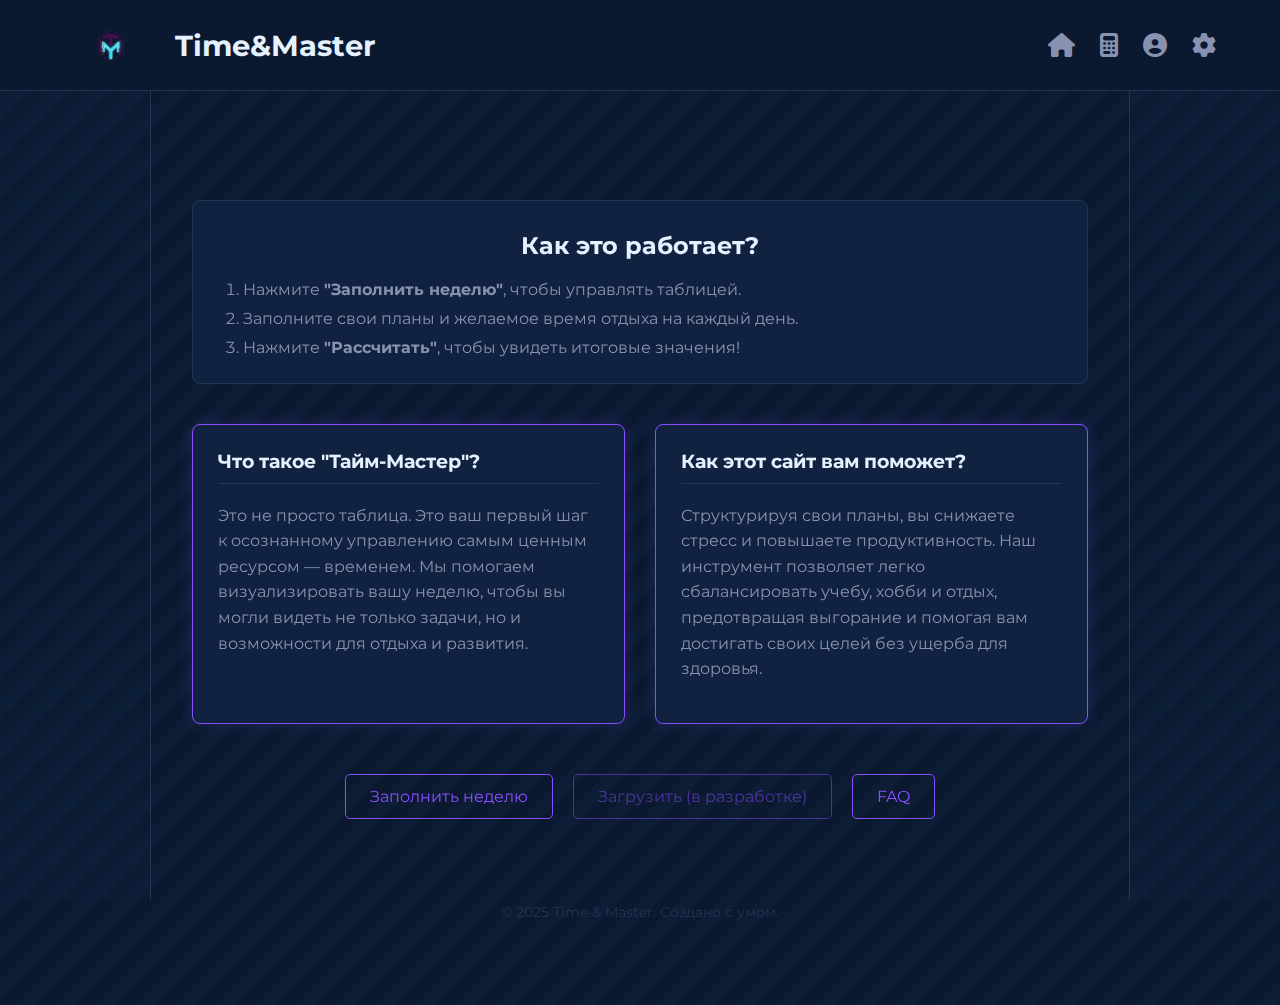
<file: Index.html>
<!DOCTYPE html>
<html lang="ru">
<head>
    <meta charset="UTF-8">
    <meta name="viewport" content="width=device-width, initial-scale=1.0">
    <title>Time&Master | Главная</title>
    <!-- Подключаем шрифты и иконки -->
    <link rel="preconnect" href="https://fonts.googleapis.com">
    <link rel="preconnect" href="https://fonts.gstatic.com" crossorigin>
    <link href="https://fonts.googleapis.com/css2?family=Montserrat:wght@400;700&display=swap" rel="stylesheet">
    <link rel="stylesheet" href="https://cdnjs.cloudflare.com/ajax/libs/font-awesome/6.5.1/css/all.min.css">
    <!-- Подключаем наши стили -->
    <link rel="stylesheet" href="style.css">
</head>
<body>
    
    <header class="site-header">
        <div class="logo">
            <a href="#">
                <img src="./assets/LogoDark.png" alt="Логотип Time&Master">
                <h1>Time&Master</h1>
            </a>
        </div>
        <nav class="main-nav">
            <a href="#" class="nav-link" title="На главную"><i class="fas fa-home"></i></a>
            <a href="sleep-calculator.html" class="nav-link" title="Калькулятор сна"><i class="fas fa-calculator"></i></a>
            <a href="profile.html" class="nav-link" title="Профиль"><i class="fas fa-user-circle"></i></a>
            <a href="#" class="nav-link" title="Настройки"><i class="fas fa-cog"></i></a>
        </nav>
    </header>
    
    <!-- Боковые декорации -->
    <div class="left-decoration"></div>
    <div class="right-decoration"></div>
    
    <!-- Основной контейнер с контентом -->
    <div class="container">
        
        <div class="instructions">
            <h2>Как это работает?</h2>
            <ol>
                <li>Нажмите <strong>"Заполнить неделю"</strong>, чтобы управлять таблицей.</li>
                <li>Заполните свои планы и желаемое время отдыха на каждый день.</li>
                <li>Нажмите <strong>"Рассчитать"</strong>, чтобы увидеть итоговые значения!</li>
            </ol>
        </div>

        <div class="info-blocks">
            <article class="info-card">
                <h3>Что такое "Тайм-Мастер"?</h3>
                <p>Это не просто таблица. Это ваш первый шаг к осознанному управлению самым ценным ресурсом — временем. Мы помогаем визуализировать вашу неделю, чтобы вы могли видеть не только задачи, но и возможности для отдыха и развития.</p>
            </article>
            <article class="info-card">
                <h3>Как этот сайт вам поможет?</h3>
                <p>Структурируя свои планы, вы снижаете стресс и повышаете продуктивность. Наш инструмент позволяет легко сбалансировать учебу, хобби и отдых, предотвращая выгорание и помогая вам достигать своих целей без ущерба для здоровья.</p>
            </article>
        </div>

        <div class="controls">
            <button id="toggle-table-btn">Заполнить неделю</button>
            <button id="load-table-btn" disabled>Загрузить (в разработке)</button>
            <button id="faq-btn">FAQ</button>
        </div>

        <div id="table-wrapper" class="hidden"> <!-- Новый контейнер-обертка -->
            <div id="table-container">
                <!-- Сюда JS вставит таблицу -->
            </div>
            
            <div class="calculation-controls">
                <button id="calculate-btn">Рассчитать</button>
            </div>

            <div id="results-container">
                <!-- Сюда JS вставит результаты расчета -->
            </div>
        </div>
    </div>

    <footer>
        <p>© 2025 Time & Master. Создано с умом.</p>
    </footer>

    <!-- Подключаем наш скрипт -->
    <script src="script.js"></script>
</body>
</html>
</file>
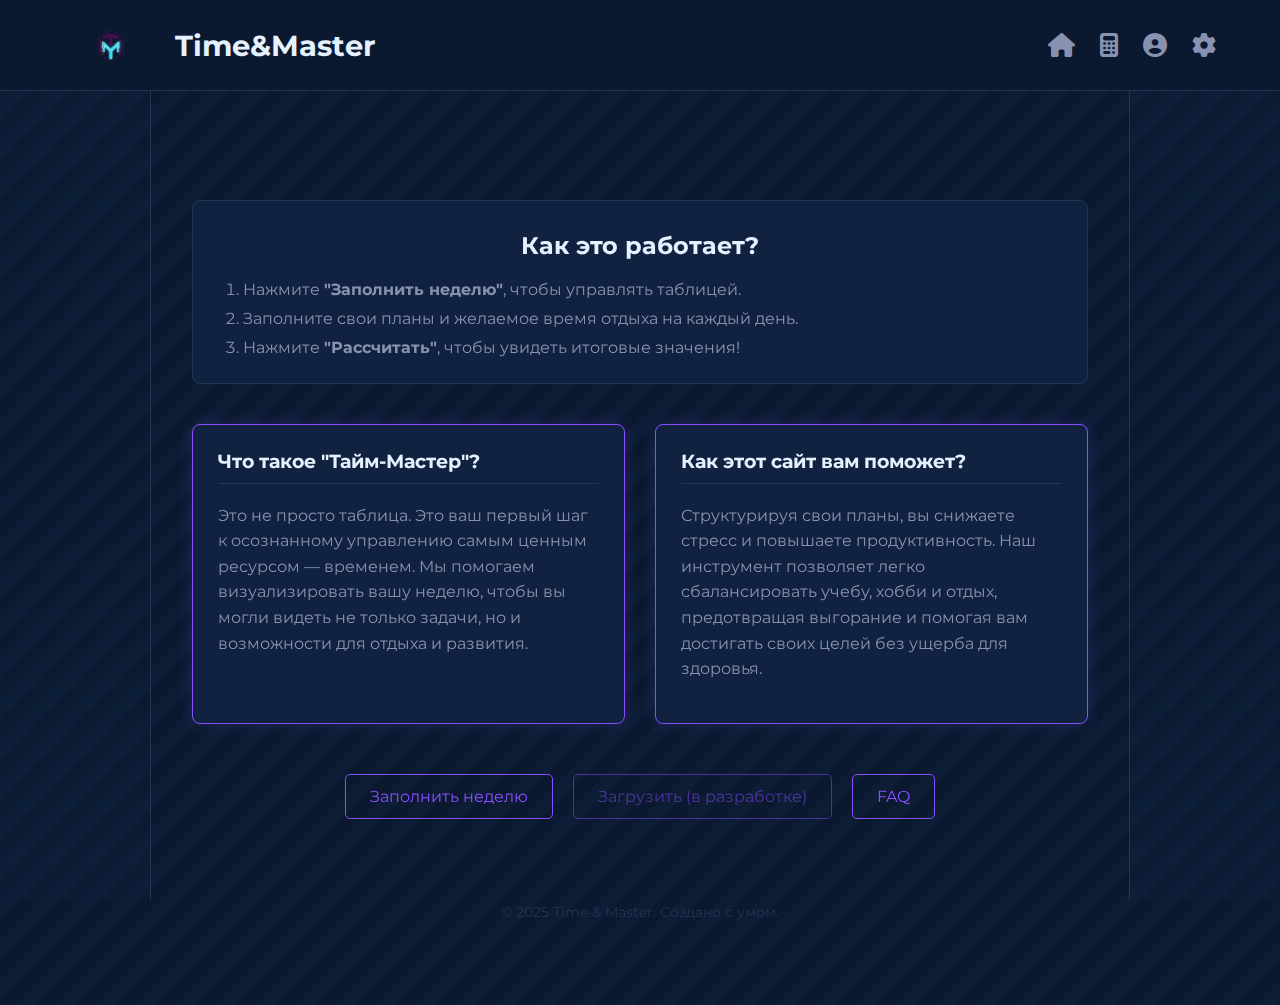
<file: index.html>
<!DOCTYPE html>
<html lang="ru">
<head>
    <meta charset="UTF-8">
    <meta name="viewport" content="width=device-width, initial-scale=1.0">
    <title>Time&Master | Главная</title>
    <!-- Подключаем шрифты и иконки -->
    <link rel="preconnect" href="https://fonts.googleapis.com">
    <link rel="preconnect" href="https://fonts.gstatic.com" crossorigin>
    <link href="https://fonts.googleapis.com/css2?family=Montserrat:wght@400;700&display=swap" rel="stylesheet">
    <link rel="stylesheet" href="https://cdnjs.cloudflare.com/ajax/libs/font-awesome/6.5.1/css/all.min.css">
    <!-- Подключаем наши стили -->
    <link rel="stylesheet" href="style.css">
</head>
<body>
    
    <header class="site-header">
        <div class="logo">
            <a href="#">
                <img src="./assets/LogoDark.png" alt="Логотип Time&Master">
                <h1>Time&Master</h1>
            </a>
        </div>
        <nav class="main-nav">
            <a href="#" class="nav-link" title="На главную"><i class="fas fa-home"></i></a>
            <a href="sleep-calculator.html" class="nav-link" title="Калькулятор сна"><i class="fas fa-calculator"></i></a>
            <a href="profile.html" class="nav-link" title="Профиль"><i class="fas fa-user-circle"></i></a>
            <a href="#" class="nav-link" title="Настройки"><i class="fas fa-cog"></i></a>
        </nav>
    </header>
    
    <!-- Боковые декорации -->
    <div class="left-decoration"></div>
    <div class="right-decoration"></div>
    
    <!-- Основной контейнер с контентом -->
    <div class="container">
        
        <div class="instructions">
            <h2>Как это работает?</h2>
            <ol>
                <li>Нажмите <strong>"Заполнить неделю"</strong>, чтобы управлять таблицей.</li>
                <li>Заполните свои планы и желаемое время отдыха на каждый день.</li>
                <li>Нажмите <strong>"Рассчитать"</strong>, чтобы увидеть итоговые значения!</li>
            </ol>
        </div>

        <div class="info-blocks">
            <article class="info-card">
                <h3>Что такое "Тайм-Мастер"?</h3>
                <p>Это не просто таблица. Это ваш первый шаг к осознанному управлению самым ценным ресурсом — временем. Мы помогаем визуализировать вашу неделю, чтобы вы могли видеть не только задачи, но и возможности для отдыха и развития.</p>
            </article>
            <article class="info-card">
                <h3>Как этот сайт вам поможет?</h3>
                <p>Структурируя свои планы, вы снижаете стресс и повышаете продуктивность. Наш инструмент позволяет легко сбалансировать учебу, хобби и отдых, предотвращая выгорание и помогая вам достигать своих целей без ущерба для здоровья.</p>
            </article>
        </div>

        <div class="controls">
            <button id="toggle-table-btn">Заполнить неделю</button>
            <button id="load-table-btn" disabled>Загрузить (в разработке)</button>
            <button id="faq-btn">FAQ</button>
        </div>

        <div id="table-wrapper" class="hidden"> <!-- Новый контейнер-обертка -->
            <div id="table-container">
                <!-- Сюда JS вставит таблицу -->
            </div>
            
            <div class="calculation-controls">
                <button id="calculate-btn">Рассчитать</button>
            </div>

            <div id="results-container">
                <!-- Сюда JS вставит результаты расчета -->
            </div>
        </div>
    </div>

    <footer>
        <p>© 2025 Time & Master. Создано с умом.</p>
    </footer>

    <!-- Подключаем наш скрипт -->
    <script src="script.js"></script>
</body>
</html>
</file>
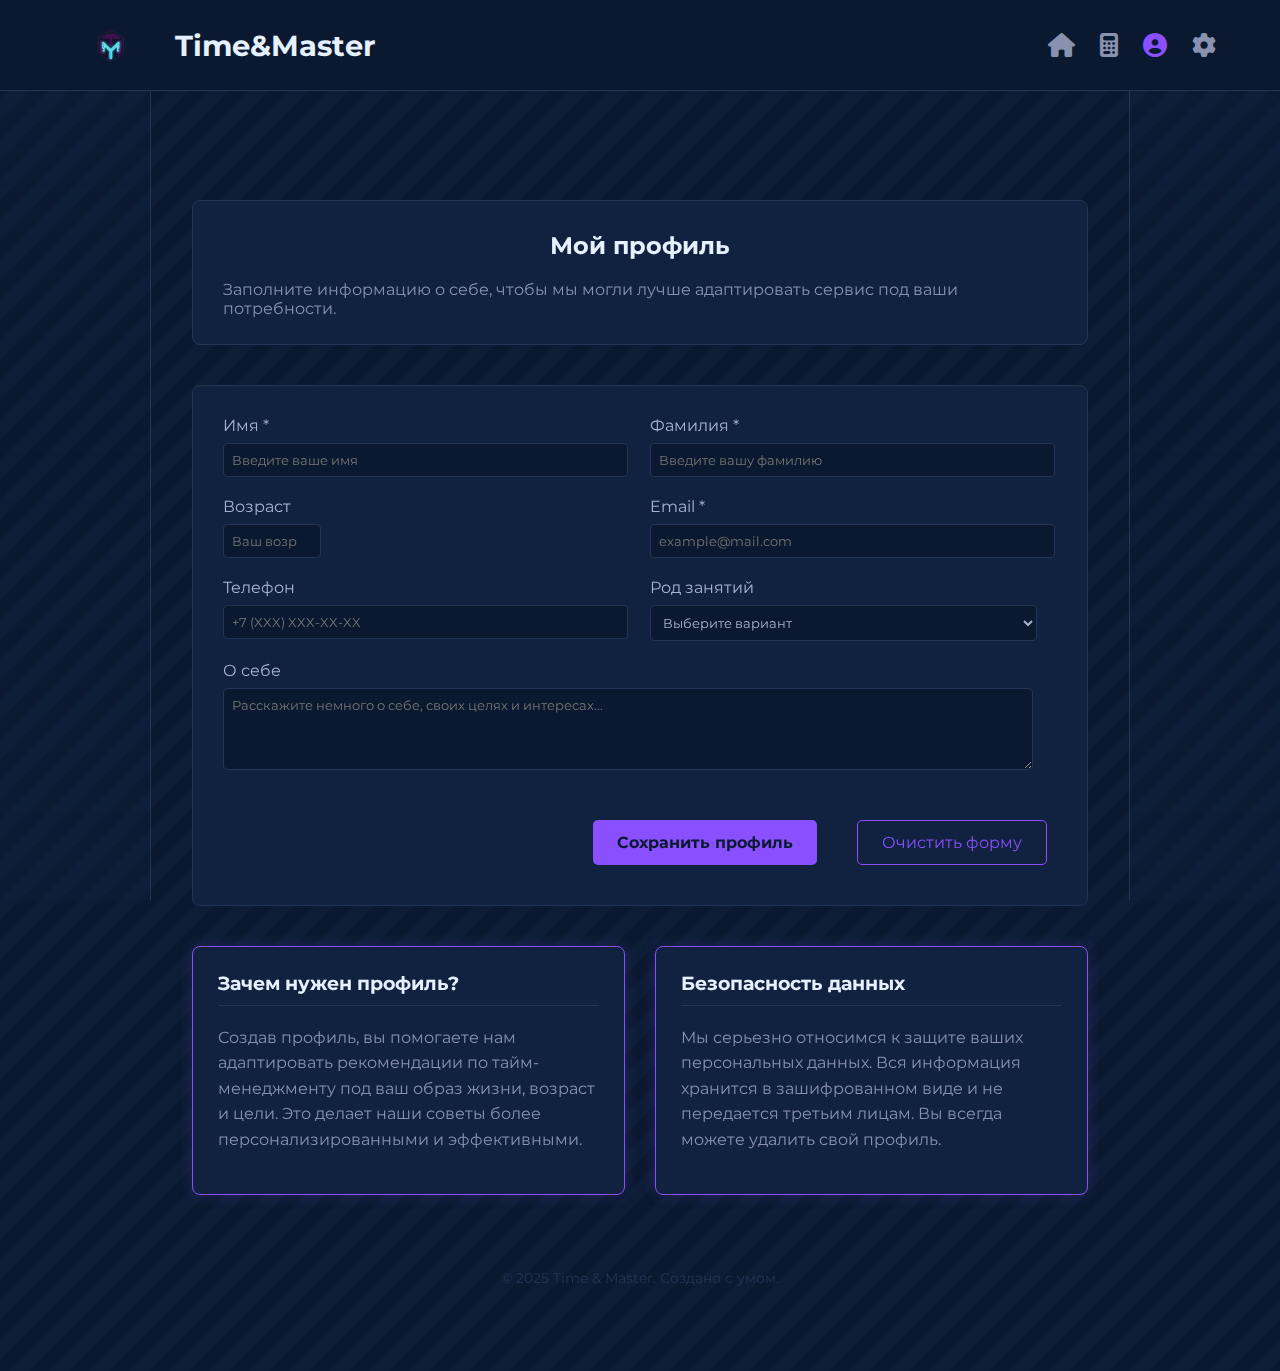
<file: profile.html>
<!DOCTYPE html>
<html lang="ru">
<head>
    <meta charset="UTF-8">
    <meta name="viewport" content="width=device-width, initial-scale=1.0">
    <title>Time&Master | Мой профиль</title>
    <!-- Подключаем шрифты и иконки -->
    <link rel="preconnect" href="https://fonts.googleapis.com">
    <link rel="preconnect" href="https://fonts.gstatic.com" crossorigin>
    <link href="https://fonts.googleapis.com/css2?family=Montserrat:wght@400;700&display=swap" rel="stylesheet">
    <link rel="stylesheet" href="https://cdnjs.cloudflare.com/ajax/libs/font-awesome/6.5.1/css/all.min.css">
    <!-- Подключаем наши стили -->
    <link rel="stylesheet" href="style.css">
</head>
<body>
    
    <header class="site-header">
        <div class="logo">
            <a href="index.html">
                <img src="LogoDark.png" alt="Логотип Time&Master">
                <h1>Time&Master</h1>
            </a>
        </div>
        <nav class="main-nav">
            <a href="index.html" class="nav-link" title="На главную"><i class="fas fa-home"></i></a>
            <a href="sleep-calculator.html" class="nav-link" title="Калькулятор сна"><i class="fas fa-calculator"></i></a>
            <a href="profile.html" class="nav-link active" title="Профиль"><i class="fas fa-user-circle"></i></a>
            <a href="#" class="nav-link" title="Настройки"><i class="fas fa-cog"></i></a>
        </nav>
    </header>
    
    <!-- Боковые декорации -->
    <div class="left-decoration"></div>
    <div class="right-decoration"></div>
    
    <!-- Основной контейнер с контентом -->
    <div class="container">
        
        <div class="instructions">
            <h2>Мой профиль</h2>
            <p>Заполните информацию о себе, чтобы мы могли лучше адаптировать сервис под ваши потребности.</p>
        </div>

        <div class="profile-form-container">
            <form id="profile-form" class="profile-form">
                <div class="form-group">
                    <label for="firstName">Имя *</label>
                    <input type="text" id="firstName" name="firstName" required placeholder="Введите ваше имя">
                </div>

                <div class="form-group">
                    <label for="lastName">Фамилия *</label>
                    <input type="text" id="lastName" name="lastName" required placeholder="Введите вашу фамилию">
                </div>

                <div class="form-group">
                    <label for="age">Возраст</label>
                    <input type="number" id="age" name="age" min="10" max="100" placeholder="Ваш возраст">
                </div>

                <div class="form-group">
                    <label for="email">Email *</label>
                    <input type="email" id="email" name="email" required placeholder="example@mail.com">
                </div>

                <div class="form-group">
                    <label for="phone">Телефон</label>
                    <input type="tel" id="phone" name="phone" placeholder="+7 (XXX) XXX-XX-XX">
                </div>

                <div class="form-group">
                    <label for="occupation">Род занятий</label>
                    <select id="occupation" name="occupation">
                        <option value="">Выберите вариант</option>
                        <option value="student">Студент</option>
                        <option value="worker">Работник</option>
                        <option value="freelancer">Фрилансер</option>
                        <option value="entrepreneur">Предприниматель</option>
                        <option value="other">Другое</option>
                    </select>
                </div>

                <div class="form-group full-width">
                    <label for="bio">О себе</label>
                    <textarea id="bio" name="bio" rows="4" placeholder="Расскажите немного о себе, своих целях и интересах..."></textarea>
                </div>

                <div class="form-actions">
                    <button type="submit" class="btn-primary">Сохранить профиль</button>
                    <button type="reset" class="btn-secondary">Очистить форму</button>
                </div>
            </form>

            <div id="profile-preview" class="profile-preview hidden">
                <h3>Предпросмотр профиля</h3>
                <div class="preview-content">
                    <div class="preview-field">
                        <strong>Имя:</strong> <span id="preview-firstName"></span>
                    </div>
                    <div class="preview-field">
                        <strong>Фамилия:</strong> <span id="preview-lastName"></span>
                    </div>
                    <div class="preview-field">
                        <strong>Возраст:</strong> <span id="preview-age"></span>
                    </div>
                    <div class="preview-field">
                        <strong>Email:</strong> <span id="preview-email"></span>
                    </div>
                    <div class="preview-field">
                        <strong>Телефон:</strong> <span id="preview-phone"></span>
                    </div>
                    <div class="preview-field">
                        <strong>Род занятий:</strong> <span id="preview-occupation"></span>
                    </div>
                    <div class="preview-field full-width">
                        <strong>О себе:</strong> <span id="preview-bio"></span>
                    </div>
                </div>
                <button id="edit-profile" class="btn-secondary">Редактировать</button>
            </div>
        </div>

        <div class="info-blocks">
            <article class="info-card">
                <h3>Зачем нужен профиль?</h3>
                <p>Создав профиль, вы помогаете нам адаптировать рекомендации по тайм-менеджменту под ваш образ жизни, возраст и цели. Это делает наши советы более персонализированными и эффективными.</p>
            </article>
            <article class="info-card">
                <h3>Безопасность данных</h3>
                <p>Мы серьезно относимся к защите ваших персональных данных. Вся информация хранится в зашифрованном виде и не передается третьим лицам. Вы всегда можете удалить свой профиль.</p>
            </article>
        </div>
    </div>

    <footer>
        <p>© 2025 Time & Master. Создано с умом.</p>
    </footer>

    <!-- Подключаем наш скрипт -->
    <script src="profile.js"></script>
</body>
</html>
</file>
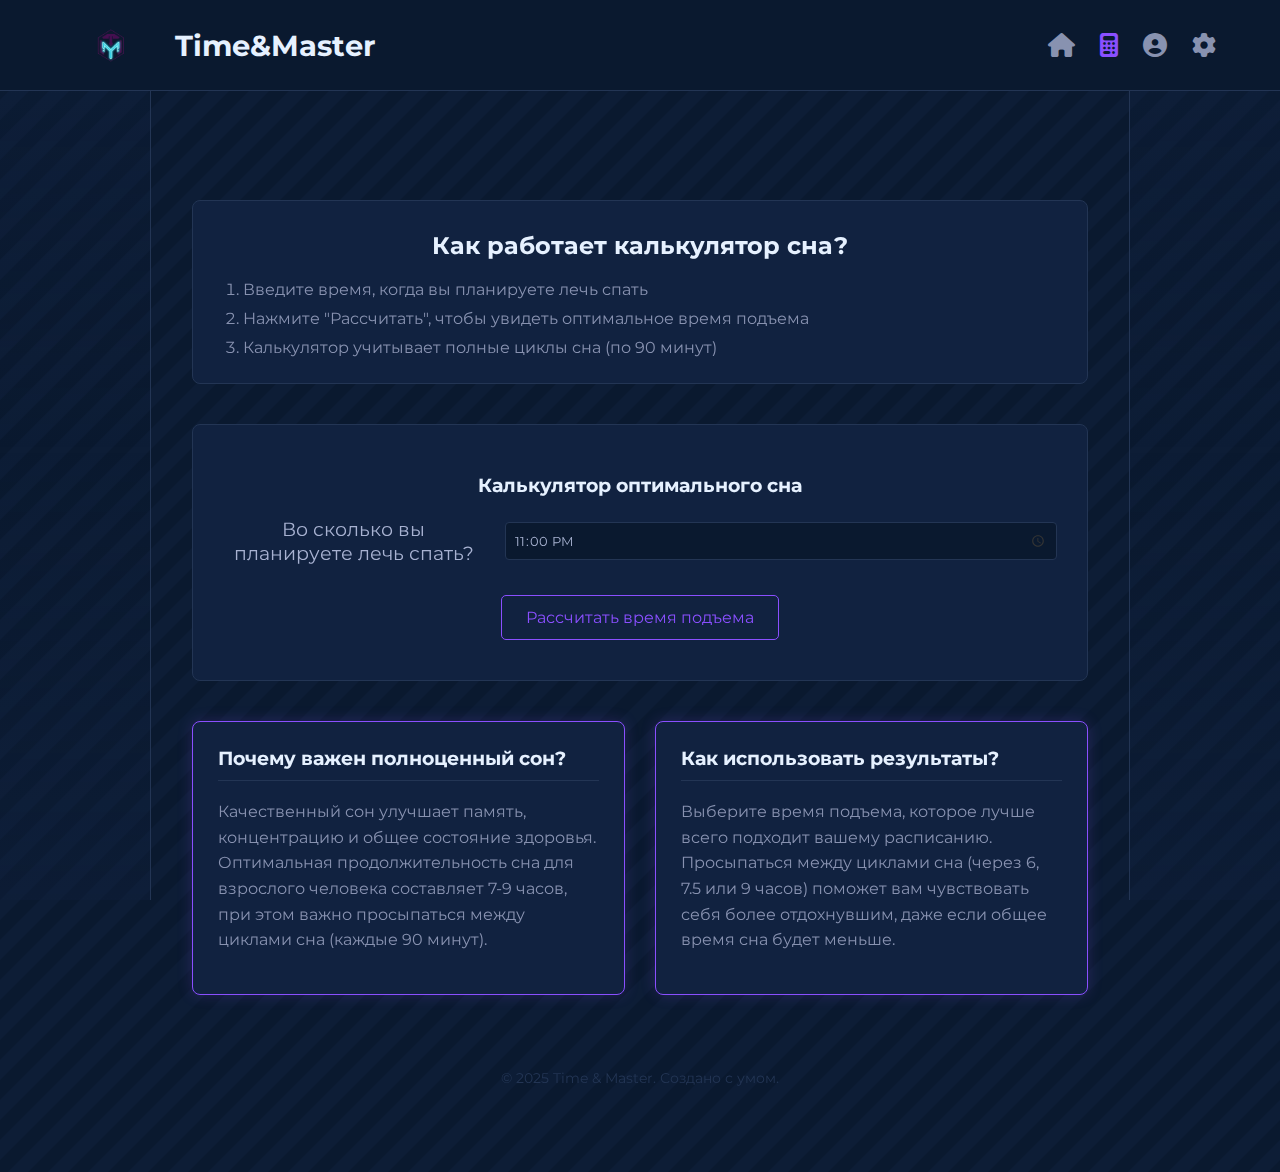
<file: sleep-calculator.html>
<!DOCTYPE html>
<html lang="ru">
<head>
    <meta charset="UTF-8">
    <meta name="viewport" content="width=device-width, initial-scale=1.0">
    <title>Time&Master | Калькулятор сна</title>
    <!-- Подключаем шрифты и иконки -->
    <link rel="preconnect" href="https://fonts.googleapis.com">
    <link rel="preconnect" href="https://fonts.gstatic.com" crossorigin>
    <link href="https://fonts.googleapis.com/css2?family=Montserrat:wght@400;700&display=swap" rel="stylesheet">
    <link rel="stylesheet" href="https://cdnjs.cloudflare.com/ajax/libs/font-awesome/6.5.1/css/all.min.css">
    <!-- Подключаем наши стили -->
    <link rel="stylesheet" href="style.css">
</head>
<body>
    
    <header class="site-header">
        <div class="logo">
            <a href="index.html">
                <img src="LogoDark.png" alt="Логотип Time&Master">
                <h1>Time&Master</h1>
            </a>
        </div>
        <nav class="main-nav">
            <a href="index.html" class="nav-link" title="На главную"><i class="fas fa-home"></i></a>
            <a href="sleep-calculator.html" class="nav-link active" title="Калькулятор сна"><i class="fas fa-calculator"></i></a>
            <a href="profile.html" class="nav-link" title="Профиль"><i class="fas fa-user-circle"></i></a>
            <a href="#" class="nav-link" title="Настройки"><i class="fas fa-cog"></i></a>
        </nav>
    </header>
    
    <!-- Боковые декорации -->
    <div class="left-decoration"></div>
    <div class="right-decoration"></div>
    
    <!-- Основной контейнер с контентом -->
    <div class="container">
        
        <div class="instructions">
            <h2>Как работает калькулятор сна?</h2>
            <ol>
                <li>Введите время, когда вы планируете лечь спать</li>
                <li>Нажмите "Рассчитать", чтобы увидеть оптимальное время подъема</li>
                <li>Калькулятор учитывает полные циклы сна (по 90 минут)</li>
            </ol>
        </div>

        <div class="sleep-calculator">
            <div class="calculator-form">
                <h3>Калькулятор оптимального сна</h3>
                <div class="input-group">
                    <label for="bedtime">Во сколько вы планируете лечь спать?</label>
                    <input type="time" id="bedtime" value="23:00">
                </div>
                <button id="calculate-sleep">Рассчитать время подъема</button>
            </div>
            
            <div id="sleep-results" class="results hidden">
                <h3>Рекомендуемое время подъема:</h3>
                <div id="wakeup-times"></div>
            </div>
        </div>

        <div class="info-blocks">
            <article class="info-card">
                <h3>Почему важен полноценный сон?</h3>
                <p>Качественный сон улучшает память, концентрацию и общее состояние здоровья. Оптимальная продолжительность сна для взрослого человека составляет 7-9 часов, при этом важно просыпаться между циклами сна (каждые 90 минут).</p>
            </article>
            <article class="info-card">
                <h3>Как использовать результаты?</h3>
                <p>Выберите время подъема, которое лучше всего подходит вашему расписанию. Просыпаться между циклами сна (через 6, 7.5 или 9 часов) поможет вам чувствовать себя более отдохнувшим, даже если общее время сна будет меньше.</p>
            </article>
        </div>
    </div>

    <footer>
        <p>© 2025 Time & Master. Создано с умом.</p>
    </footer>

    <!-- Подключаем наш скрипт -->
    <script src="sleep-calculator.js"></script>
</body>
</html>
</file>
<file: style.css>
/* --- Основные стили и Цветовая схема --- */
:root {
    --dark-navy: #0a192f;
    --navy: #112240;
    --light-navy: #233554;
    --slate: #8892b0;
    --light-slate: #a8b2d1;
    --white: #e6f1ff;
    --accent-color: #8a4fff; /* Фиолетовый акцент */
    --accent-color-light: rgba(138, 79, 255, 0.1);
    --neon-blue: #00e5ff;
}

body {
	background-color: #0a192f;
    background-color: var(--dark-navy);
    background-image: url("data:image/svg+xml,%3Csvg width='40' height='40' viewBox='0 0 40 40' xmlns='http://www.w3.org/2000/svg'%3E%3Cg fill='%23112240' fill-opacity='0.4' fill-rule='evenodd'%3E%3Cpath d='M0 40L40 0H20L0 20M40 40V20L20 40'/%3E%3C/g%3E%3C/svg%3E");
    color: var(--slate);
    font-family: 'Montserrat', sans-serif;
    font-weight: 400;
    margin: 0;
    padding-top: 120px;
    padding-bottom: 50px;
}

/* --- Шапка сайта --- */
.site-header {
    position: fixed;
    top: 0;
    left: 0;
    width: 100%;
    display: flex;
    justify-content: space-between;
    align-items: center;
    padding: 15px 5%;
    background-color: var(--dark-navy);
    border-bottom: 1px solid var(--light-navy);
    z-index: 100;
    box-sizing: border-box;
}

.logo a {
    text-decoration: none;
    display: flex;
    align-items: center;
    gap: 15px;
}

.logo img {
    height: 60px;
    width: auto;
    display: block;
    /* Вырезаем логотип по форме шестиугольника */
    clip-path: polygon(50% 0%, 100% 25%, 100% 75%, 50% 100%, 0% 75%, 0% 25%);
    transition: all 0.3s;
}

.logo img:hover {
    filter: drop-shadow(0 0 8px var(--neon-blue));
    transform: scale(1.1);
}

.logo h1 {
    color: var(--white);
    font-size: 1.8rem;
    margin: 0;
    transition: color 0.3s;
}

.logo a:hover h1 {
    color: var(--accent-color);
}

/* --- Навигация в шапке --- */
.main-nav {
    display: flex;
    gap: 25px;
}

.nav-link {
    color: var(--slate);
    font-size: 1.5rem;
    transition: color 0.3s, transform 0.3s;
}

.nav-link:hover {
    color: var(--accent-color);
    transform: translateY(-2px);
}

.nav-link.active {
    color: var(--accent-color);
}

/* --- Основной контейнер --- */
.container {
    width: 70%;
    max-width: 1200px;
    text-align: center;
    margin: auto;
    padding-top: 40px;
}

/* --- Заголовки --- */
h2, h3 {
    font-weight: 700;
    color: var(--white);
}

/* --- Инструкции и карточки --- */
.instructions, .info-blocks, .controls, #table-wrapper, footer {
    margin-top: 40px;
}

.instructions {
    background-color: var(--navy);
    border-radius: 8px;
    padding: 10px 30px;
    text-align: left;
    border: 1px solid var(--light-navy);
}

.instructions h2 {
    text-align: center;
}

.instructions ol {
    padding-left: 20px;
}

.instructions li {
    margin-bottom: 10px;
}

.info-blocks {
    display: flex;
    justify-content: space-around;
    gap: 30px;
    text-align: left;
}

.info-card {
    background-color: var(--navy);
    flex-basis: 45%;
    padding: 25px;
    border-radius: 8px;
    border: 1px solid var(--accent-color);
    box-shadow: 0 0 15px rgba(138, 79, 255, 0.2);
}

.info-card h3 {
    margin-top: 0;
    border-bottom: 1px solid var(--light-navy);
    padding-bottom: 10px;
}

.info-card p {
    line-height: 1.6;
}

/* --- Кнопки --- */
.controls {
    display: flex;
    justify-content: center;
    flex-wrap: wrap;
}

button {
    background-color: transparent;
    color: var(--accent-color);
    border: 1px solid var(--accent-color);
    padding: 12px 24px;
    font-size: 1rem;
    border-radius: 5px;
    cursor: pointer;
    margin: 10px;
    transition: background-color 0.3s, color 0.3s;
    font-family: 'Montserrat', sans-serif;
}

button:hover:not(:disabled) {
    background-color: var(--accent-color-light);
}

button:disabled {
    opacity: 0.5;
    cursor: not-allowed;
}

/* --- Контейнер таблицы с анимацией --- */
#table-wrapper {
    overflow: hidden;
    max-height: 2000px;
    transition: max-height 0.7s ease-in-out, margin-top 0.7s ease-in-out;
}

#table-wrapper.hidden {
    max-height: 0;
    margin-top: 0;
}

/* --- Таблица и поля ввода --- */
table {
    width: 100%;
    border-collapse: collapse;
    background-color: var(--navy);
}

th, td {
    border: 1px solid var(--light-navy);
    padding: 15px;
    text-align: left;
}

th {
    color: var(--white);
    background-color: var(--light-navy);
}

tr:nth-child(even) {
    background-color: #1a2c49;
}

input, select, textarea {
    width: 95%;
    background-color: var(--dark-navy);
    border: 1px solid var(--light-navy);
    color: var(--light-slate);
    padding: 8px;
    border-radius: 4px;
    font-family: 'Montserrat', sans-serif;
}

input[type="number"] {
    width: 80px;
}

input[type="time"] {
    background-color: var(--dark-navy);
    border: 1px solid var(--light-navy);
    color: var(--light-slate);
    padding: 8px;
    border-radius: 4px;
    font-family: 'Montserrat', sans-serif;
    color-scheme: dark;
    cursor: pointer;
}

input[type="time"]::-webkit-calendar-picker-indicator {
    filter: invert(0.8);
    cursor: pointer;
}


/* --- Блок калькуляции и результатов --- */
.calculation-controls {
    text-align: right;
    padding: 20px 0;
}

#calculate-btn {
    background-color: var(--accent-color);
    color: var(--dark-navy);
    font-weight: 700;
    border: none;
}
#calculate-btn:hover {
    background-color: var(--white);
    filter: drop-shadow(0 0 8px var(--accent-color));
}

#results-container {
    background-color: var(--navy);
    border: 1px solid var(--accent-color);
    border-radius: 8px;
    padding: 20px;
    margin-top: 20px;
    text-align: center;
    font-size: 1.2rem;
    color: var(--white);
    display: none;
}

/* --- Стили для страницы калькулятора сна --- */
.sleep-calculator {
    background-color: var(--navy);
    padding: 30px;
    border-radius: 8px;
    margin-top: 40px;
    border: 1px solid var(--light-navy);
}
.calculator-form .input-group {
    display: flex;
    justify-content: center;
    align-items: center;
    gap: 20px;
    margin: 20px 0;
}
.calculator-form label {
    font-size: 1.2rem;
    color: var(--light-slate);
}
.results {
    margin-top: 30px;
    border-top: 1px solid var(--light-navy);
    padding-top: 20px;
}
.wakeup-option {
    background-color: var(--dark-navy);
    padding: 15px;
    margin: 10px auto;
    border-radius: 5px;
    width: 80%;
    border-left: 4px solid var(--accent-color);
}
.hidden {
    display: none;
}

/* --- Стили для страницы профиля --- */
.profile-form-container {
    background-color: var(--navy);
    padding: 30px;
    border-radius: 8px;
    margin-top: 40px;
    border: 1px solid var(--light-navy);
    text-align: left;
}
.profile-form {
    display: flex;
    flex-wrap: wrap;
    gap: 20px;
}
.form-group {
    flex: 1 1 45%;
    display: flex;
    flex-direction: column;
}
.form-group.full-width {
    flex-basis: 100%;
}
.form-group label {
    margin-bottom: 8px;
    color: var(--light-slate);
}
.form-actions {
    flex-basis: 100%;
    display: flex;
    justify-content: flex-end;
    gap: 20px;
    margin-top: 20px;
}
.btn-primary {
    background-color: var(--accent-color);
    color: var(--dark-navy);
    font-weight: 700;
    border: none;
}
.btn-secondary {
    background-color: transparent;
    color: var(--accent-color);
    border: 1px solid var(--accent-color);
}
.profile-preview {
    text-align: left;
}
.preview-content {
    display: flex;
    flex-wrap: wrap;
    gap: 15px;
}
.preview-field {
    flex: 1 1 45%;
    background-color: var(--dark-navy);
    padding: 15px;
    border-radius: 5px;
}
.preview-field strong {
    color: var(--light-slate);
}
.preview-field span {
    color: var(--white);
}

/* --- Футер (подвал сайта) --- */
footer {
    width: 100%;
    text-align: center;
    padding: 20px 0;
    font-size: 0.9rem;
    color: var(--light-navy);
}


/* --- Боковые декоративные панели --- */
.left-decoration,
.right-decoration {
    content: '';
    position: fixed;
    top: 0;
    height: 100vh;
    width: 15%;
    max-width: 150px;
    border-color: var(--light-navy);
    border-style: solid;
    border-width: 0;
    z-index: -1;
}

.left-decoration {
    left: 0;
    border-right-width: 1px;
}

.right-decoration {
    right: 0;
    border-left-width: 1px;
}

.left-decoration::before,
.right-decoration::before {
    content: '';
    position: absolute;
    top: 0;
    width: 100%;
    height: 100%;
    background: linear-gradient(to bottom, 
        var(--navy) 0%, 
        transparent 50%, 
        var(--navy) 100%
    );
    opacity: 0.3;
}
</file>
